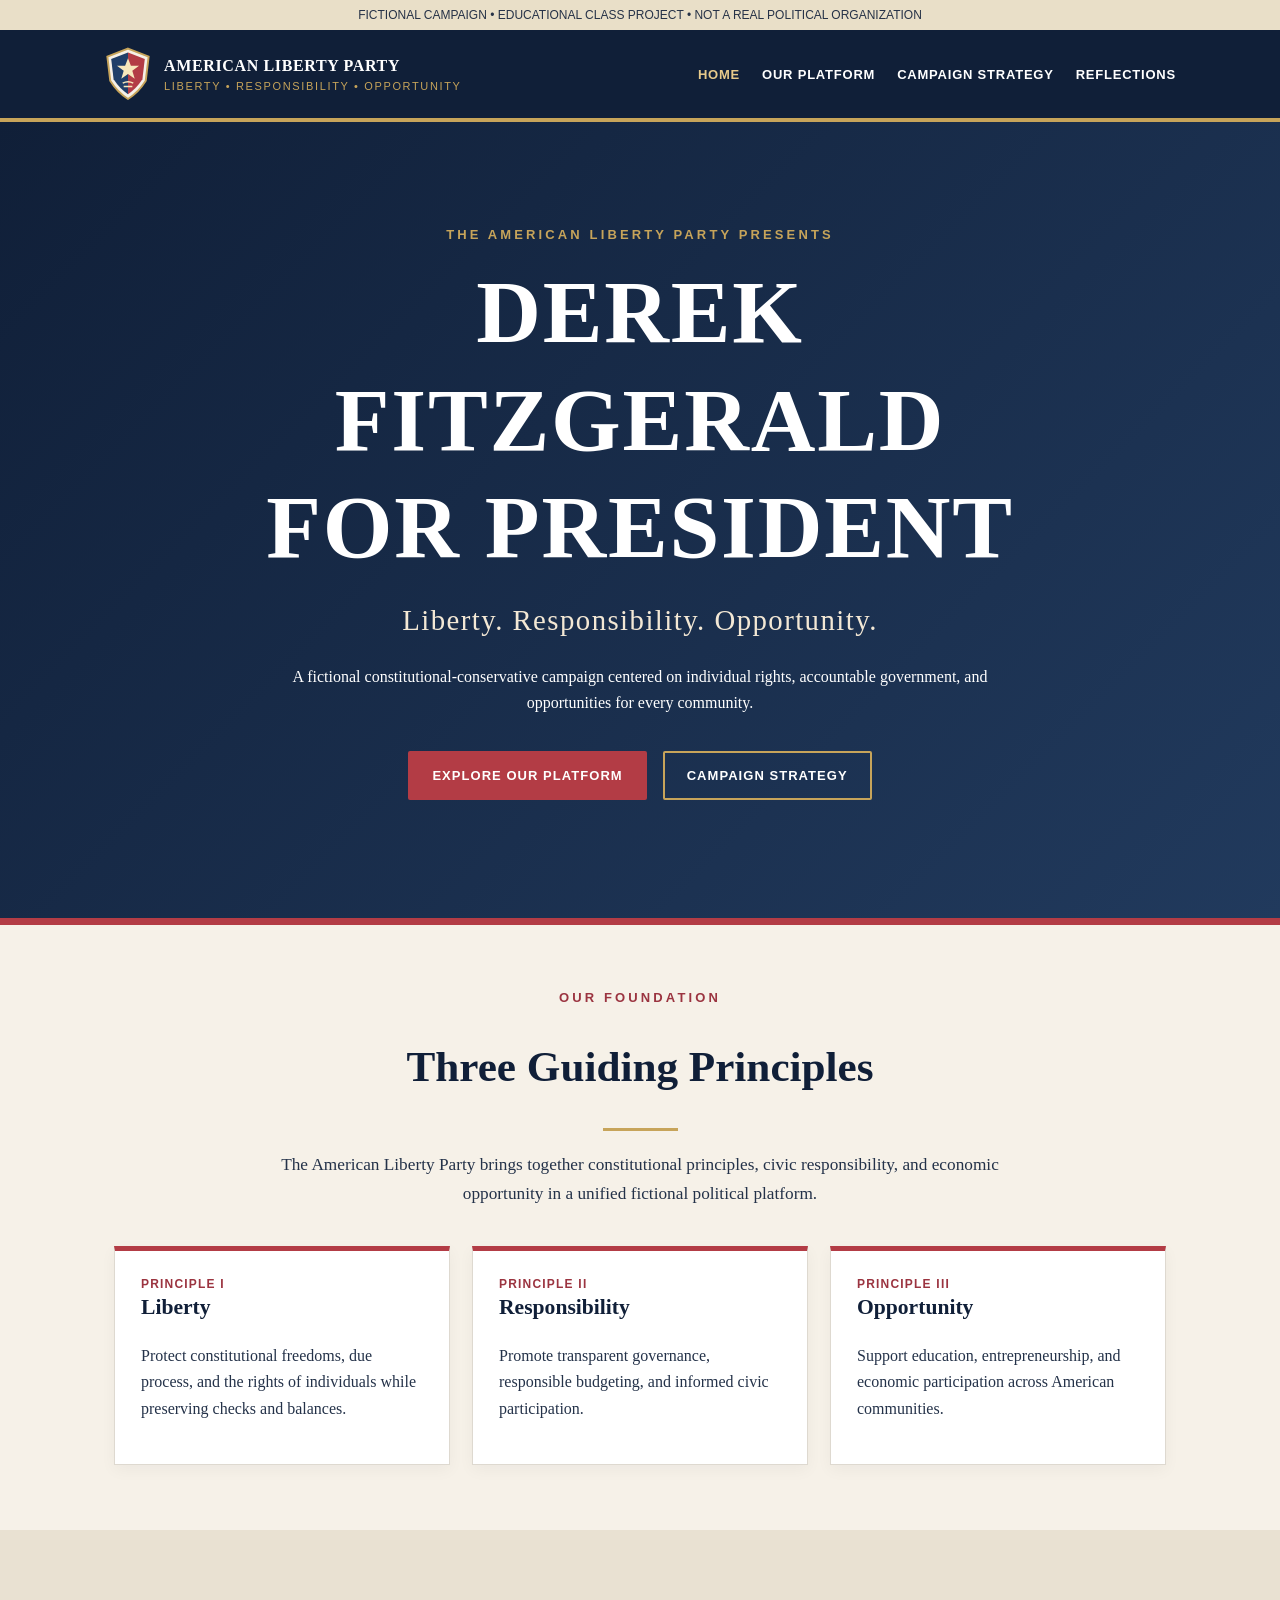
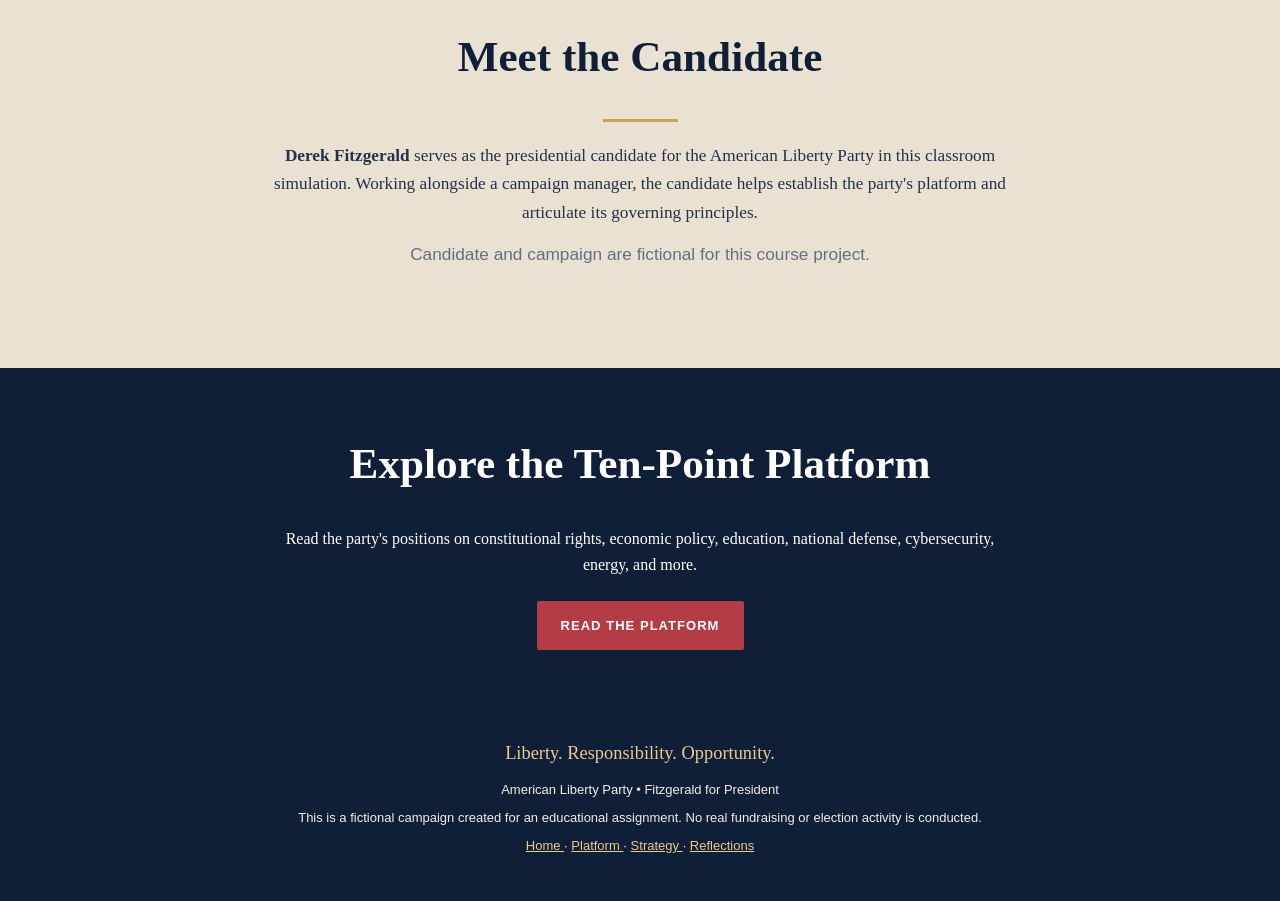
<file: index.html>
<!DOCTYPE html>
<html lang="en">
 <head>
  <meta charset="utf-8"/>
  <meta content="width=device-width, initial-scale=1" name="viewport"/>
  <meta content="American Liberty Party fictional campaign website for a political science class project." name="description"/>
  <title>
   Fitzgerald for President | American Liberty Party
  </title>
  <link href="assets/eagle-logo.svg" rel="icon" type="image/svg+xml"/>
  <link href="css/style.css" rel="stylesheet"/>
 </head>
 <body>
  <div class="notice">
   FICTIONAL CAMPAIGN &bull; EDUCATIONAL CLASS PROJECT &bull; NOT A REAL POLITICAL ORGANIZATION
  </div>
  <header class="site-header">
   <div class="nav-wrap">
    <a class="brand" href="index.html">
     <img alt="American Liberty Party eagle shield" src="assets/eagle-logo.svg"/>
     <span>
      AMERICAN LIBERTY PARTY
      <small>
       LIBERTY &bull; RESPONSIBILITY &bull; OPPORTUNITY
      </small>
     </span>
    </a>
    <button aria-controls="site-nav" aria-expanded="false" aria-label="Toggle navigation" class="menu-button">
     ☰
    </button>
    <nav aria-label="Main navigation" class="nav-links" id="site-nav">
     <a aria-current="page" href="index.html">
      Home
     </a>
     <a href="platform.html">
      Our Platform
     </a>
     <a href="strategy.html">
      Campaign Strategy
     </a>
     <a href="reflection.html">
      Reflections
     </a>
    </nav>
   </div>
  </header>
  <main>
   <section class="hero">
    <div class="eyebrow">
     The American Liberty Party Presents
    </div>
    <h1>
     DEREK FITZGERALD
     <br/>
     FOR PRESIDENT
    </h1>
    <div class="sub">
     Liberty. Responsibility. Opportunity.
    </div>
    <p>
     A fictional constitutional-conservative campaign centered on individual rights, accountable government, and opportunities for every community.
    </p>
    <a class="button" href="platform.html">
     Explore Our Platform
    </a>
    <a class="button secondary" href="strategy.html">
     Campaign Strategy
    </a>
   </section>
   <section class="container">
    <div class="intro">
     <div class="eyebrow" style="color:#9b3440">
      Our Foundation
     </div>
     <h2>
      Three Guiding Principles
     </h2>
     <div class="section-rule">
     </div>
     <p>
      The American Liberty Party brings together constitutional principles, civic responsibility, and economic opportunity in a unified fictional political platform.
     </p>
    </div>
    <div class="grid">
     <article class="card">
      <div class="number">
       Principle I
      </div>
      <h3>
       Liberty
      </h3>
      <p>
       Protect constitutional freedoms, due process, and the rights of individuals while preserving checks and balances.
      </p>
     </article>
     <article class="card">
      <div class="number">
       Principle II
      </div>
      <h3>
       Responsibility
      </h3>
      <p>
       Promote transparent governance, responsible budgeting, and informed civic participation.
      </p>
     </article>
     <article class="card">
      <div class="number">
       Principle III
      </div>
      <h3>
       Opportunity
      </h3>
      <p>
       Support education, entrepreneurship, and economic participation across American communities.
      </p>
     </article>
    </div>
   </section>
   <section class="band">
    <div class="container">
     <div class="intro">
      <h2>
       Meet the Candidate
      </h2>
      <div class="section-rule">
      </div>
      <p>
       <strong>
        Derek Fitzgerald
       </strong>
       serves as the presidential candidate for the American Liberty Party in this classroom simulation. Working alongside a campaign manager, the candidate helps establish the party's platform and articulate its governing principles.
      </p>
      <p class="small">
       Candidate and campaign are fictional for this course project.
      </p>
     </div>
    </div>
   </section>
   <section class="callout">
    <h2>
     Explore the Ten-Point Platform
    </h2>
    <p>
     Read the party's positions on constitutional rights, economic policy, education, national defense, cybersecurity, energy, and more.
    </p>
    <a class="button" href="platform.html">
     Read the Platform
    </a>
   </section>
  </main>
  <footer class="footer">
   <p class="motto">
    Liberty. Responsibility. Opportunity.
   </p>
   <p>
    American Liberty Party &bull; Fitzgerald for President
   </p>
   <p>
    This is a fictional campaign created for an educational assignment. No real fundraising or election activity is conducted.
   </p>
   <p>
    <a href="index.html">
     Home
    </a>
    &middot;
    <a href="platform.html">
     Platform
    </a>
    &middot;
    <a href="strategy.html">
     Strategy
    </a>
    &middot;
    <a href="reflection.html">
     Reflections
    </a>
   </p>
  </footer>
  <script defer="" src="js/main.js">
  </script>
 </body>
</html>
</file>
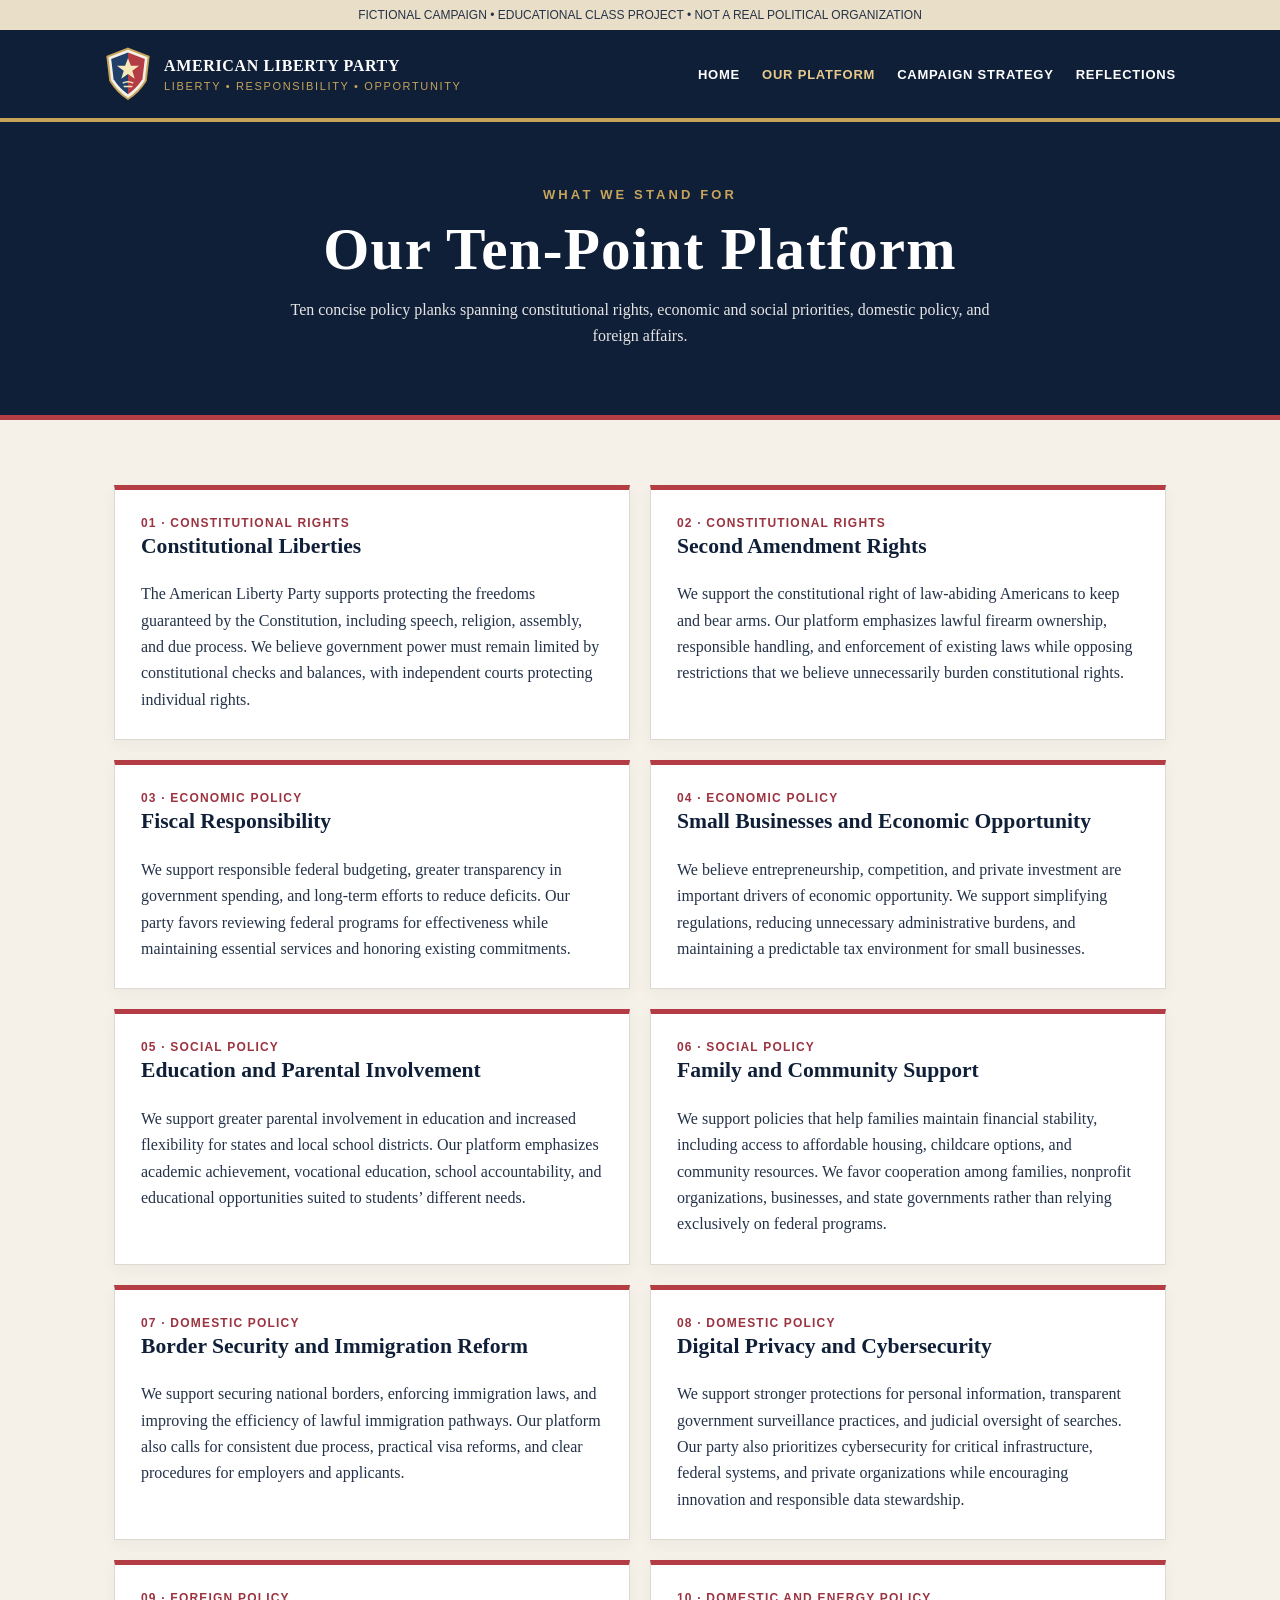
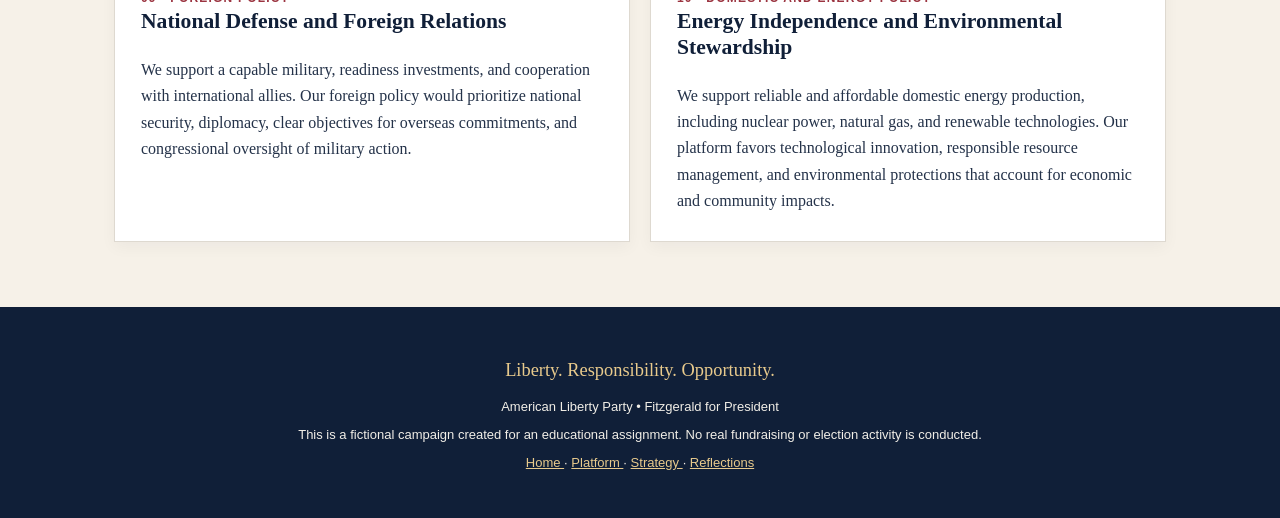
<file: platform.html>
<!DOCTYPE html>
<html lang="en">
 <head>
  <meta charset="utf-8"/>
  <meta content="width=device-width, initial-scale=1" name="viewport"/>
  <meta content="American Liberty Party fictional campaign website for a political science class project." name="description"/>
  <title>
   Our Platform | American Liberty Party
  </title>
  <link href="assets/eagle-logo.svg" rel="icon" type="image/svg+xml"/>
  <link href="css/style.css" rel="stylesheet"/>
 </head>
 <body>
  <div class="notice">
   FICTIONAL CAMPAIGN &bull; EDUCATIONAL CLASS PROJECT &bull; NOT A REAL POLITICAL ORGANIZATION
  </div>
  <header class="site-header">
   <div class="nav-wrap">
    <a class="brand" href="index.html">
     <img alt="American Liberty Party eagle shield" src="assets/eagle-logo.svg"/>
     <span>
      AMERICAN LIBERTY PARTY
      <small>
       LIBERTY &bull; RESPONSIBILITY &bull; OPPORTUNITY
      </small>
     </span>
    </a>
    <button aria-controls="site-nav" aria-expanded="false" aria-label="Toggle navigation" class="menu-button">
     ☰
    </button>
    <nav aria-label="Main navigation" class="nav-links" id="site-nav">
     <a href="index.html">
      Home
     </a>
     <a aria-current="page" href="platform.html">
      Our Platform
     </a>
     <a href="strategy.html">
      Campaign Strategy
     </a>
     <a href="reflection.html">
      Reflections
     </a>
    </nav>
   </div>
  </header>
  <main>
   <section class="page-banner">
    <div class="eyebrow">
     What We Stand For
    </div>
    <h1>
     Our Ten-Point Platform
    </h1>
    <p>
     Ten concise policy planks spanning constitutional rights, economic and social priorities, domestic policy, and foreign affairs.
    </p>
   </section>
   <section class="container">
    <div class="policy-grid">
     <article class="card">
      <div class="number">
       01 &middot; Constitutional Rights
      </div>
      <h3>
       Constitutional Liberties
      </h3>
      <p>
       The American Liberty Party supports protecting the freedoms guaranteed by the Constitution, including speech, religion, assembly, and due process. We believe government power must remain limited by constitutional checks and balances, with independent courts protecting individual rights.
      </p>
     </article>
     <article class="card">
      <div class="number">
       02 &middot; Constitutional Rights
      </div>
      <h3>
       Second Amendment Rights
      </h3>
      <p>
       We support the constitutional right of law-abiding Americans to keep and bear arms. Our platform emphasizes lawful firearm ownership, responsible handling, and enforcement of existing laws while opposing restrictions that we believe unnecessarily burden constitutional rights.
      </p>
     </article>
     <article class="card">
      <div class="number">
       03 &middot; Economic Policy
      </div>
      <h3>
       Fiscal Responsibility
      </h3>
      <p>
       We support responsible federal budgeting, greater transparency in government spending, and long-term efforts to reduce deficits. Our party favors reviewing federal programs for effectiveness while maintaining essential services and honoring existing commitments.
      </p>
     </article>
     <article class="card">
      <div class="number">
       04 &middot; Economic Policy
      </div>
      <h3>
       Small Businesses and Economic Opportunity
      </h3>
      <p>
       We believe entrepreneurship, competition, and private investment are important drivers of economic opportunity. We support simplifying regulations, reducing unnecessary administrative burdens, and maintaining a predictable tax environment for small businesses.
      </p>
     </article>
     <article class="card">
      <div class="number">
       05 &middot; Social Policy
      </div>
      <h3>
       Education and Parental Involvement
      </h3>
      <p>
       We support greater parental involvement in education and increased flexibility for states and local school districts. Our platform emphasizes academic achievement, vocational education, school accountability, and educational opportunities suited to students&rsquo; different needs.
      </p>
     </article>
     <article class="card">
      <div class="number">
       06 &middot; Social Policy
      </div>
      <h3>
       Family and Community Support
      </h3>
      <p>
       We support policies that help families maintain financial stability, including access to affordable housing, childcare options, and community resources. We favor cooperation among families, nonprofit organizations, businesses, and state governments rather than relying exclusively on federal programs.
      </p>
     </article>
     <article class="card">
      <div class="number">
       07 &middot; Domestic Policy
      </div>
      <h3>
       Border Security and Immigration Reform
      </h3>
      <p>
       We support securing national borders, enforcing immigration laws, and improving the efficiency of lawful immigration pathways. Our platform also calls for consistent due process, practical visa reforms, and clear procedures for employers and applicants.
      </p>
     </article>
     <article class="card">
      <div class="number">
       08 &middot; Domestic Policy
      </div>
      <h3>
       Digital Privacy and Cybersecurity
      </h3>
      <p>
       We support stronger protections for personal information, transparent government surveillance practices, and judicial oversight of searches. Our party also prioritizes cybersecurity for critical infrastructure, federal systems, and private organizations while encouraging innovation and responsible data stewardship.
      </p>
     </article>
     <article class="card">
      <div class="number">
       09 &middot; Foreign Policy
      </div>
      <h3>
       National Defense and Foreign Relations
      </h3>
      <p>
       We support a capable military, readiness investments, and cooperation with international allies. Our foreign policy would prioritize national security, diplomacy, clear objectives for overseas commitments, and congressional oversight of military action.
      </p>
     </article>
     <article class="card">
      <div class="number">
       10 &middot; Domestic and Energy Policy
      </div>
      <h3>
       Energy Independence and Environmental Stewardship
      </h3>
      <p>
       We support reliable and affordable domestic energy production, including nuclear power, natural gas, and renewable technologies. Our platform favors technological innovation, responsible resource management, and environmental protections that account for economic and community impacts.
      </p>
     </article>
    </div>
   </section>
  </main>
  <footer class="footer">
   <p class="motto">
    Liberty. Responsibility. Opportunity.
   </p>
   <p>
    American Liberty Party &bull; Fitzgerald for President
   </p>
   <p>
    This is a fictional campaign created for an educational assignment. No real fundraising or election activity is conducted.
   </p>
   <p>
    <a href="index.html">
     Home
    </a>
    &middot;
    <a href="platform.html">
     Platform
    </a>
    &middot;
    <a href="strategy.html">
     Strategy
    </a>
    &middot;
    <a href="reflection.html">
     Reflections
    </a>
   </p>
  </footer>
  <script defer="" src="js/main.js">
  </script>
 </body>
</html>
</file>
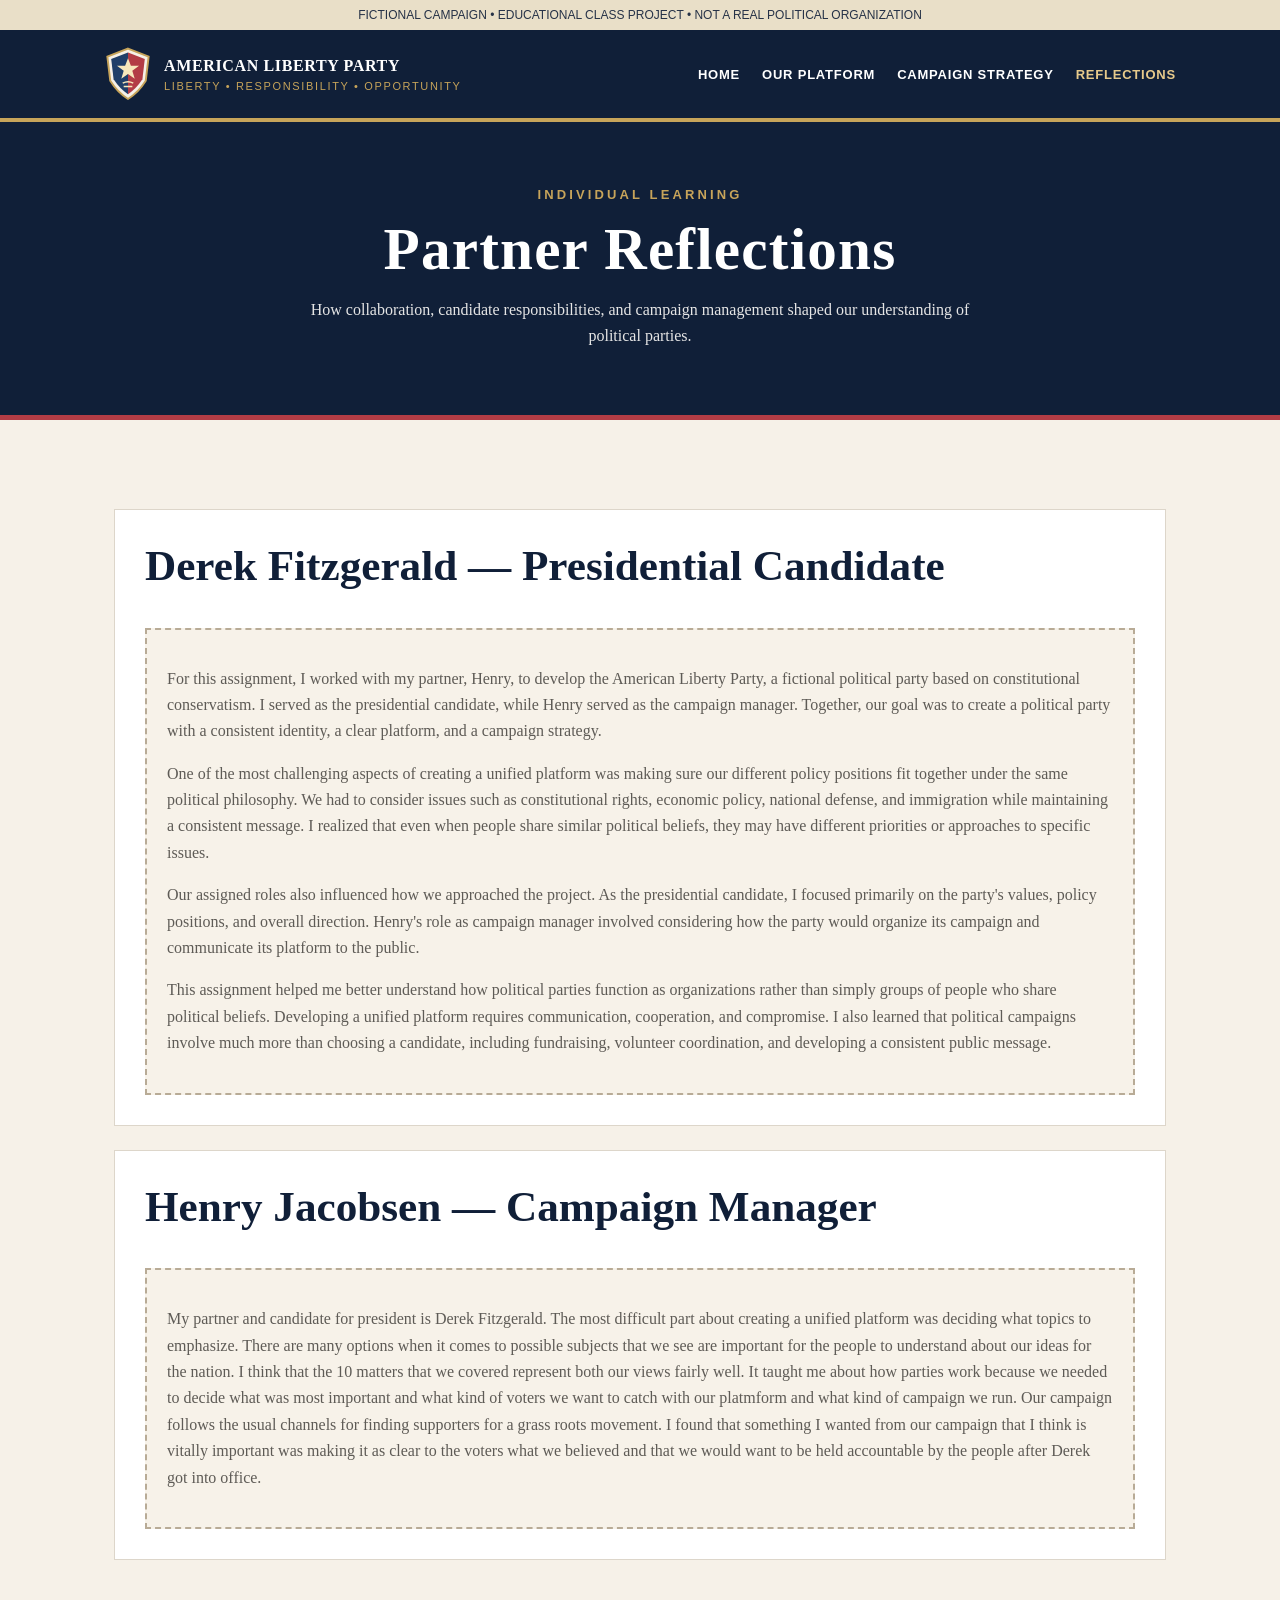
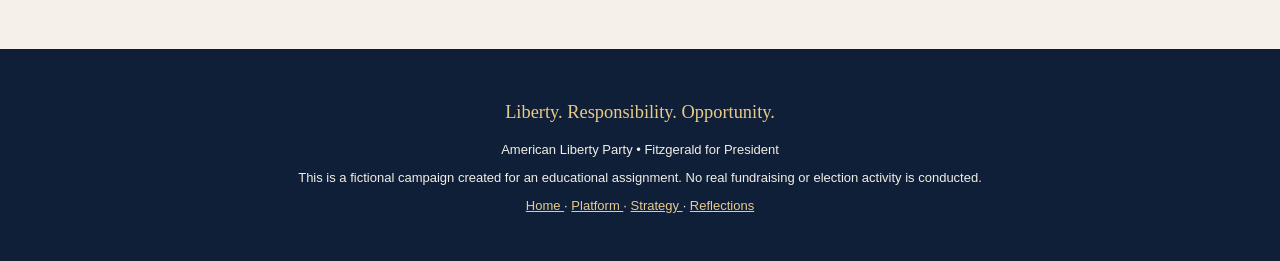
<file: reflection.html>
<!DOCTYPE html>
<html lang="en">
 <head>
  <meta charset="utf-8"/>
  <meta content="width=device-width, initial-scale=1" name="viewport"/>
  <meta content="American Liberty Party fictional campaign website for a political science class project." name="description"/>
  <title>
   Reflections | American Liberty Party
  </title>
  <link href="assets/eagle-logo.svg" rel="icon" type="image/svg+xml"/>
  <link href="css/style.css" rel="stylesheet"/>
 </head>
 <body>
  <div class="notice">
   FICTIONAL CAMPAIGN &bull; EDUCATIONAL CLASS PROJECT &bull; NOT A REAL POLITICAL ORGANIZATION
  </div>
  <header class="site-header">
   <div class="nav-wrap">
    <a class="brand" href="index.html">
     <img alt="American Liberty Party eagle shield" src="assets/eagle-logo.svg"/>
     <span>
      AMERICAN LIBERTY PARTY
      <small>
       LIBERTY &bull; RESPONSIBILITY &bull; OPPORTUNITY
      </small>
     </span>
    </a>
    <button aria-controls="site-nav" aria-expanded="false" aria-label="Toggle navigation" class="menu-button">
     ☰
    </button>
    <nav aria-label="Main navigation" class="nav-links" id="site-nav">
     <a href="index.html">
      Home
     </a>
     <a href="platform.html">
      Our Platform
     </a>
     <a href="strategy.html">
      Campaign Strategy
     </a>
     <a aria-current="page" href="reflection.html">
      Reflections
     </a>
    </nav>
   </div>
  </header>
  <main>
   <section class="page-banner">
    <div class="eyebrow">
     Individual Learning
    </div>
    <h1>
     Partner Reflections
    </h1>
    <p>
     How collaboration, candidate responsibilities, and campaign management shaped our understanding of political parties.
    </p>
   </section>
   <section class="container">
    <article class="reflection">
     <h2>
      Derek Fitzgerald &mdash; Presidential Candidate
     </h2>
     <div class="placeholder">
      <p>
        For this assignment, I worked with my partner, Henry, to develop the American Liberty Party, a fictional political party based on constitutional conservatism. I served as the presidential candidate, while Henry served as the campaign manager. Together, our goal was to create a political party with a consistent identity, a clear platform, and a campaign strategy.
      </p>
      <p>
        One of the most challenging aspects of creating a unified platform was making sure our different policy positions fit together under the same political philosophy. We had to consider issues such as constitutional rights, economic policy, national defense, and immigration while maintaining a consistent message. I realized that even when people share similar political beliefs, they may have different priorities or approaches to specific issues.
      </p>
      <p>
        Our assigned roles also influenced how we approached the project. As the presidential candidate, I focused primarily on the party's values, policy positions, and overall direction. Henry's role as campaign manager involved considering how the party would organize its campaign and communicate its platform to the public.
      </p>
      <p>
        This assignment helped me better understand how political parties function as organizations rather than simply groups of people who share political beliefs. Developing a unified platform requires communication, cooperation, and compromise. I also learned that political campaigns involve much more than choosing a candidate, including fundraising, volunteer coordination, and developing a consistent public message.
      </p>
     </div>
    </article>
    <article class="reflection">
     <h2>
      Henry Jacobsen &mdash; Campaign Manager
     </h2>
     <div class="placeholder">
      <p>
       My partner and candidate for president is Derek Fitzgerald. The most difficult part about creating a unified platform was deciding what topics to emphasize. There are many options when it comes to possible subjects that we see are important for the people to understand about our ideas for the nation. I think that the 10 matters that we covered represent both our views fairly well. It taught me about how parties work because we needed to decide what was most important and what kind of voters we want to catch with our platmform and what kind of campaign we run. Our campaign follows the usual channels for finding supporters for a grass roots movement. I found that something I wanted from our campaign that I think is vitally important was making it as clear to the voters what we believed and that we would want to be held accountable by the people after Derek got into office.
      </p>
     </div>
    </article>
   </section>
  </main>
  <footer class="footer">
   <p class="motto">
    Liberty. Responsibility. Opportunity.
   </p>
   <p>
    American Liberty Party &bull; Fitzgerald for President
   </p>
   <p>
    This is a fictional campaign created for an educational assignment. No real fundraising or election activity is conducted.
   </p>
   <p>
    <a href="index.html">
     Home
    </a>
    &middot;
    <a href="platform.html">
     Platform
    </a>
    &middot;
    <a href="strategy.html">
     Strategy
    </a>
    &middot;
    <a href="reflection.html">
     Reflections
    </a>
   </p>
  </footer>
  <script defer="" src="js/main.js">
  </script>
 </body>
</html>
</file>
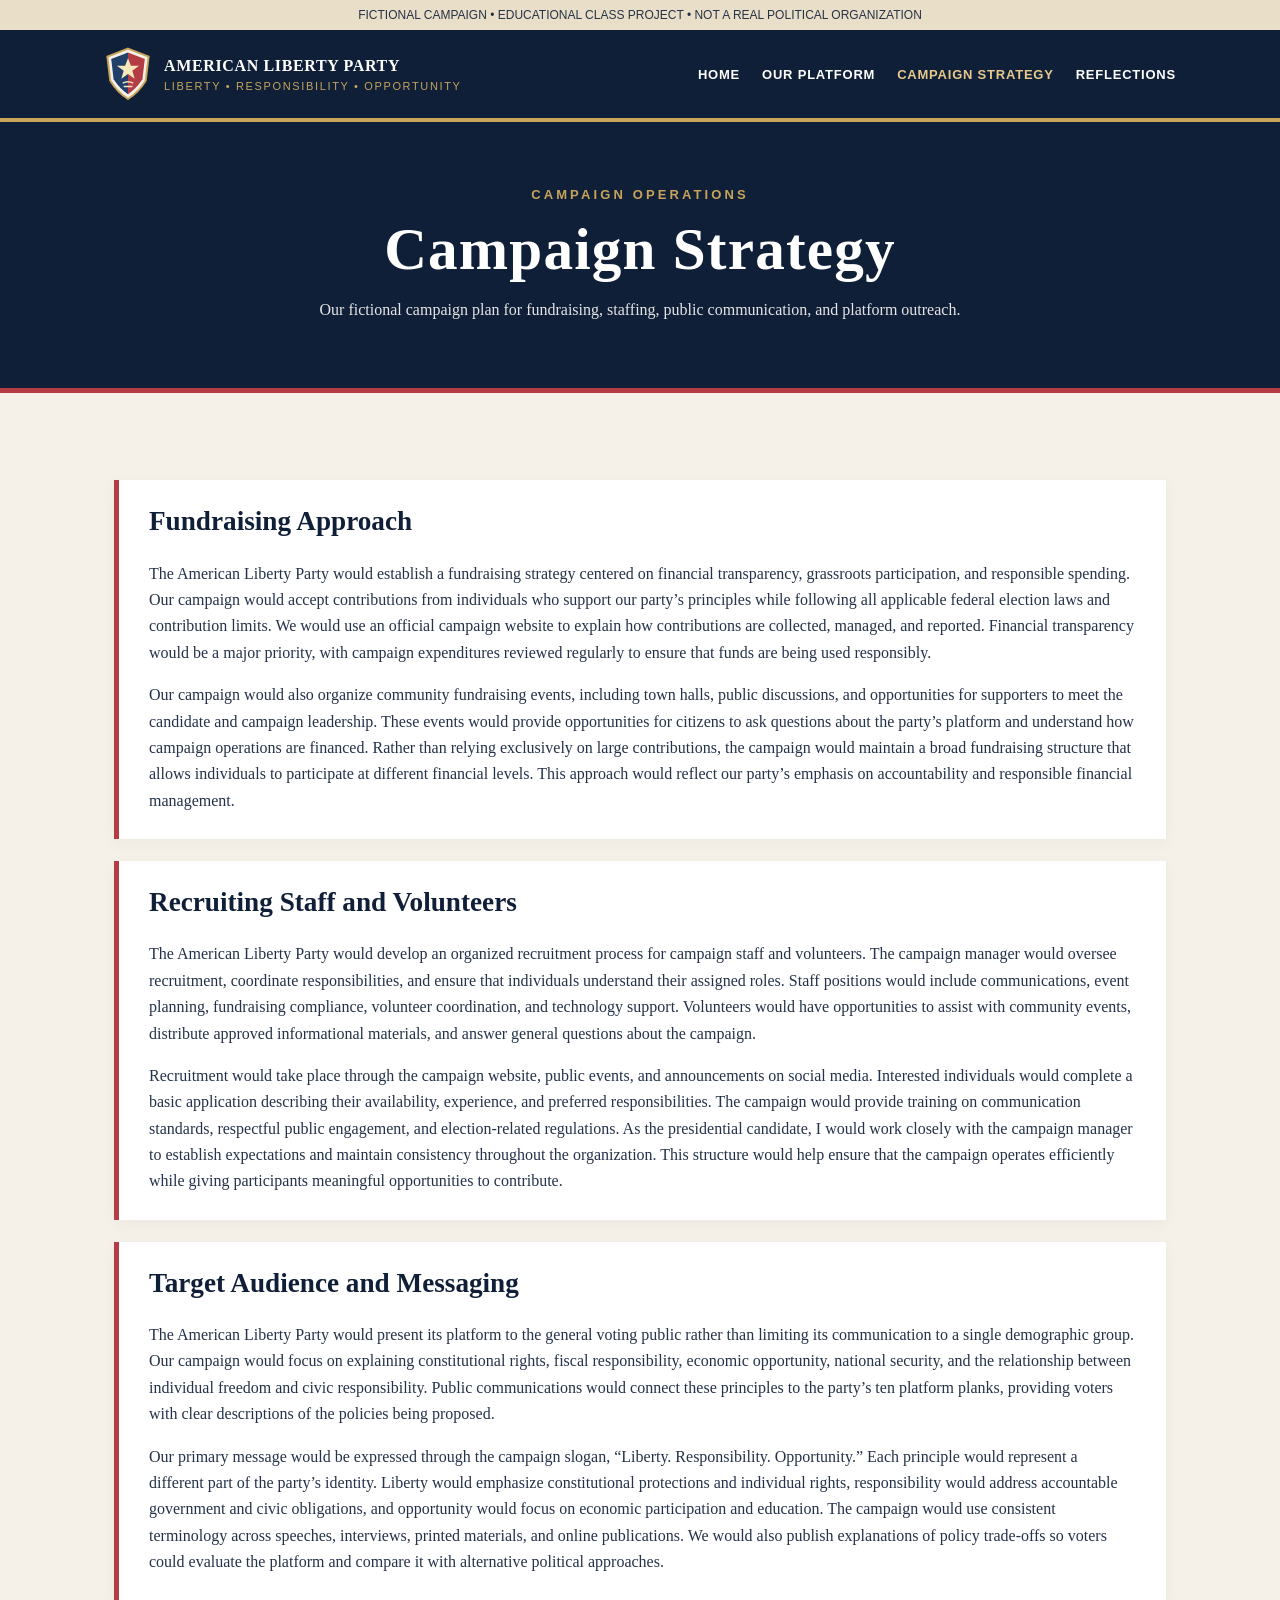
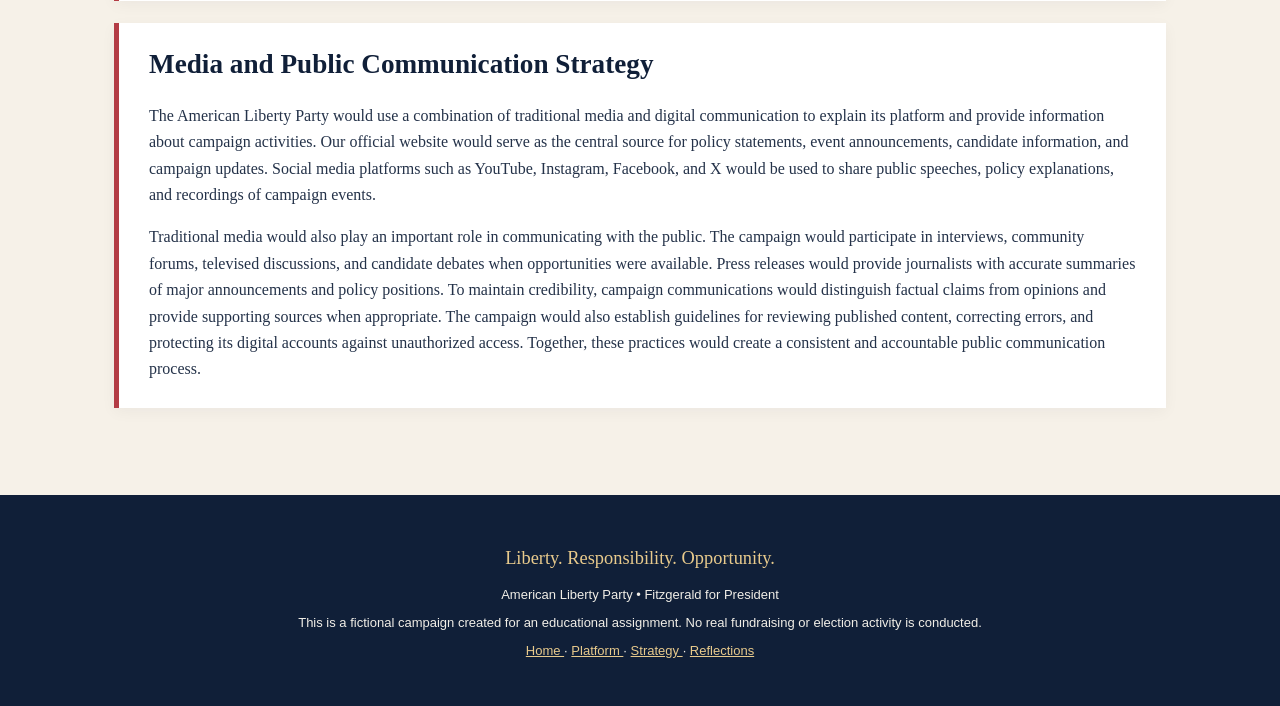
<file: strategy.html>
<!DOCTYPE html>
<html lang="en">
 <head>
  <meta charset="utf-8"/>
  <meta content="width=device-width, initial-scale=1" name="viewport"/>
  <meta content="American Liberty Party fictional campaign website for a political science class project." name="description"/>
  <title>
   Campaign Strategy | American Liberty Party
  </title>
  <link href="assets/eagle-logo.svg" rel="icon" type="image/svg+xml"/>
  <link href="css/style.css" rel="stylesheet"/>
 </head>
 <body>
  <div class="notice">
   FICTIONAL CAMPAIGN &bull; EDUCATIONAL CLASS PROJECT &bull; NOT A REAL POLITICAL ORGANIZATION
  </div>
  <header class="site-header">
   <div class="nav-wrap">
    <a class="brand" href="index.html">
     <img alt="American Liberty Party eagle shield" src="assets/eagle-logo.svg"/>
     <span>
      AMERICAN LIBERTY PARTY
      <small>
       LIBERTY &bull; RESPONSIBILITY &bull; OPPORTUNITY
      </small>
     </span>
    </a>
    <button aria-controls="site-nav" aria-expanded="false" aria-label="Toggle navigation" class="menu-button">
     ☰
    </button>
    <nav aria-label="Main navigation" class="nav-links" id="site-nav">
     <a href="index.html">
      Home
     </a>
     <a href="platform.html">
      Our Platform
     </a>
     <a aria-current="page" href="strategy.html">
      Campaign Strategy
     </a>
     <a href="reflection.html">
      Reflections
     </a>
    </nav>
   </div>
  </header>
  <main>
   <section class="page-banner">
    <div class="eyebrow">
     Campaign Operations
    </div>
    <h1>
     Campaign Strategy
    </h1>
    <p>
     Our fictional campaign plan for fundraising, staffing, public communication, and platform outreach.
    </p>
   </section>
   <section class="container">
    <article class="strategy-section">
     <h2>
      Fundraising Approach
     </h2>
     <p>
      The American Liberty Party would establish a fundraising strategy centered on financial transparency, grassroots participation, and responsible spending. Our campaign would accept contributions from individuals who support our party&rsquo;s principles while following all applicable federal election laws and contribution limits. We would use an official campaign website to explain how contributions are collected, managed, and reported. Financial transparency would be a major priority, with campaign expenditures reviewed regularly to ensure that funds are being used responsibly.
     </p>
     <p>
      Our campaign would also organize community fundraising events, including town halls, public discussions, and opportunities for supporters to meet the candidate and campaign leadership. These events would provide opportunities for citizens to ask questions about the party&rsquo;s platform and understand how campaign operations are financed. Rather than relying exclusively on large contributions, the campaign would maintain a broad fundraising structure that allows individuals to participate at different financial levels. This approach would reflect our party&rsquo;s emphasis on accountability and responsible financial management.
     </p>
    </article>
    <article class="strategy-section">
     <h2>
      Recruiting Staff and Volunteers
     </h2>
     <p>
      The American Liberty Party would develop an organized recruitment process for campaign staff and volunteers. The campaign manager would oversee recruitment, coordinate responsibilities, and ensure that individuals understand their assigned roles. Staff positions would include communications, event planning, fundraising compliance, volunteer coordination, and technology support. Volunteers would have opportunities to assist with community events, distribute approved informational materials, and answer general questions about the campaign.
     </p>
     <p>
      Recruitment would take place through the campaign website, public events, and announcements on social media. Interested individuals would complete a basic application describing their availability, experience, and preferred responsibilities. The campaign would provide training on communication standards, respectful public engagement, and election-related regulations. As the presidential candidate, I would work closely with the campaign manager to establish expectations and maintain consistency throughout the organization. This structure would help ensure that the campaign operates efficiently while giving participants meaningful opportunities to contribute.
     </p>
    </article>
    <article class="strategy-section">
     <h2>
      Target Audience and Messaging
     </h2>
     <p>
      The American Liberty Party would present its platform to the general voting public rather than limiting its communication to a single demographic group. Our campaign would focus on explaining constitutional rights, fiscal responsibility, economic opportunity, national security, and the relationship between individual freedom and civic responsibility. Public communications would connect these principles to the party&rsquo;s ten platform planks, providing voters with clear descriptions of the policies being proposed.
     </p>
     <p>
      Our primary message would be expressed through the campaign slogan, &ldquo;Liberty. Responsibility. Opportunity.&rdquo; Each principle would represent a different part of the party&rsquo;s identity. Liberty would emphasize constitutional protections and individual rights, responsibility would address accountable government and civic obligations, and opportunity would focus on economic participation and education. The campaign would use consistent terminology across speeches, interviews, printed materials, and online publications. We would also publish explanations of policy trade-offs so voters could evaluate the platform and compare it with alternative political approaches.
     </p>
    </article>
    <article class="strategy-section">
     <h2>
      Media and Public Communication Strategy
     </h2>
     <p>
      The American Liberty Party would use a combination of traditional media and digital communication to explain its platform and provide information about campaign activities. Our official website would serve as the central source for policy statements, event announcements, candidate information, and campaign updates. Social media platforms such as YouTube, Instagram, Facebook, and X would be used to share public speeches, policy explanations, and recordings of campaign events.
     </p>
     <p>
      Traditional media would also play an important role in communicating with the public. The campaign would participate in interviews, community forums, televised discussions, and candidate debates when opportunities were available. Press releases would provide journalists with accurate summaries of major announcements and policy positions. To maintain credibility, campaign communications would distinguish factual claims from opinions and provide supporting sources when appropriate. The campaign would also establish guidelines for reviewing published content, correcting errors, and protecting its digital accounts against unauthorized access. Together, these practices would create a consistent and accountable public communication process.
     </p>
    </article>
   </section>
  </main>
  <footer class="footer">
   <p class="motto">
    Liberty. Responsibility. Opportunity.
   </p>
   <p>
    American Liberty Party &bull; Fitzgerald for President
   </p>
   <p>
    This is a fictional campaign created for an educational assignment. No real fundraising or election activity is conducted.
   </p>
   <p>
    <a href="index.html">
     Home
    </a>
    &middot;
    <a href="platform.html">
     Platform
    </a>
    &middot;
    <a href="strategy.html">
     Strategy
    </a>
    &middot;
    <a href="reflection.html">
     Reflections
    </a>
   </p>
  </footer>
  <script defer="" src="js/main.js">
  </script>
 </body>
</html>
</file>
<file: css/style.css>
:root {
    --navy:#101f38;
    --red:#b33c45;
    --ivory:#f6f1e8;
    --gold:#c7a45a;
    --ink:#243249
}

* {
    box-sizing:border-box
}

html {
    scroll-behavior:smooth
}

body {
    margin:0;
    font-family:Georgia,'Times New Roman',serif;
    color:var(--ink);
    background:var(--ivory);
    line-height:1.65
}

a {
    color:inherit
}

 .notice {
    background:#e9dfc8;
    color:#263247;
    text-align:center;
    font:12px Arial,sans-serif;
    padding:8px
}

.site-header {
    background:var(--navy);
    color:white;
    border-bottom:4px solid var(--gold)
}

.nav-wrap {
    max-width:1120px;
    margin:auto;
    padding:16px 24px;
    display:flex;
    align-items:center;
    justify-content:space-between;
    gap:20px
}

.brand {
    display:flex;
    align-items:center;
    gap:12px;
    text-decoration:none;
    font-weight:bold;
    line-height:1.2;
    letter-spacing:.04em
}

.brand img {
    width:48px;
    height:56px
}

.brand small {
    display:block;
    font:11px Arial,sans-serif;
    color:var(--gold);
    letter-spacing:.15em;
    margin-top:4px
}

.nav-links {
    display:flex;
    gap:22px;
    align-items:center
}

.nav-links a {
    text-decoration:none;
    font:700 13px Arial,sans-serif;
    text-transform:uppercase;
    letter-spacing:.06em
}

.nav-links a:hover,.nav-links a[aria-current=page] {
    color:#e7ca8b
}

.menu-button {
    display:none;
    background:transparent;
    color:white;
    border:1px solid #9ba6b7;
    border-radius:4px;
    padding:9px 12px;
    font-size:18px;
    cursor:pointer
}

.hero {
    background:linear-gradient(135deg,#101f38 0%,#213a5d 100%);
    color:white;
    text-align:center;
    padding:105px 24px 112px;
    border-bottom:7px solid var(--red)
}

.eyebrow {
    font:700 13px Arial,sans-serif;
    letter-spacing:.24em;
    text-transform:uppercase;
    color:var(--gold)
}

h1,h2,h3 {
    line-height:1.2
}

h1 {
    font-size:clamp(2.5rem,7vw,5.6rem);
    margin:16px auto;
    max-width:960px;
    letter-spacing:.02em
}

h2 {
    font-size:clamp(1.9rem,4vw,2.7rem);
    color:var(--navy)
}

h3 {
    font-size:1.35rem;
    color:var(--navy)
}

.hero h1 {
    color:white
}

.hero .sub {
    font-size:clamp(1.2rem,3vw,1.8rem);
    color:#f3e8d5;
    letter-spacing:.05em
}

.hero p {
    max-width:700px;
    margin:20px auto 28px
}

.button {
    display:inline-block;
    background:var(--red);
    color:white;
    text-decoration:none;
    font:700 13px Arial,sans-serif;
    text-transform:uppercase;
    letter-spacing:.08em;
    padding:15px 22px;
    border:2px solid var(--red);
    margin:6px;
    border-radius:2px
}

.button.secondary {
    background:transparent;
    border-color:var(--gold);
    color:white
}

.button:hover {
    filter:brightness(1.12)
}

.container {
    max-width:1100px;
    margin:auto;
    padding:65px 24px
}

.intro {
    text-align:center;
    max-width:790px;
    margin:0 auto 38px
}

.intro p {
    font-size:1.08rem
}

.section-rule {
    height:3px;
    background:var(--gold);
    width:75px;
    margin:20px auto
}

.grid {
    display:grid;
    grid-template-columns:repeat(3,1fr);
    gap:22px
}

.card {
    background:#fff;
    border:1px solid #ded9d0;
    border-top:5px solid var(--red);
    padding:26px;
    box-shadow:0 5px 15px #101f380b
}

.card h3 {
    margin-top:4px
}

.card .number {
    font:700 12px Arial,sans-serif;
    color:#9b3440;
    letter-spacing:.1em;
    text-transform:uppercase
}

.band {
    background:#e9e1d2
}

.page-banner {
    background:var(--navy);
    color:white;
    text-align:center;
    padding:65px 20px;
    border-bottom:5px solid var(--red)
}

.page-banner h1 {
    font-size:clamp(2.3rem,5vw,3.7rem);
    margin:12px auto;
    color:white
}

.page-banner p {
    max-width:700px;
    margin:auto;
    color:#e5e5e5
}

.policy-grid {
    display:grid;
    grid-template-columns:repeat(2,1fr);
    gap:20px
}

.policy-grid .card {
    height:100%
}

.policy-grid p {
    margin-bottom:0
}

.strategy-section {
    background:white;
    border-left:5px solid var(--red);
    padding:25px 30px;
    margin:22px 0;
    box-shadow:0 4px 14px #101f380b
}

.strategy-section h2 {
    font-size:1.7rem;
    margin-top:0
}

.strategy-section p {
    margin-bottom:0
}

.reflection {
    background:white;
    border:1px solid #ddd6ca;
    padding:30px;
    margin:24px 0
}

.reflection h2 {
    margin-top:0
}

.placeholder {
    background:#f7f2e9;
    border:2px dashed #b8ab96;
    padding:20px;
    color:#5e5b56
}

.footer {
    background:var(--navy);
    color:#f1eee7;
    text-align:center;
    padding:35px 20px;
    font:13px Arial,sans-serif
}

.footer a {
    color:#e8ca8c
}

.footer .motto {
    font-family:Georgia,serif;
    font-size:1.15rem;
    color:#e8ca8c
}

.callout {
    background:var(--navy);
    color:white;
    padding:34px;
    text-align:center
}

.callout h2 {
    color:white
}

.callout p {
    max-width:730px;
    margin:auto
}

.callout .button {
    margin-top:22px
}

.small {
    font:13px Arial,sans-serif;
    color:#647085
}

@media(max-width:800px) {
    .grid {
    grid-template-columns:1fr
}

.policy-grid {
    grid-template-columns:1fr
}

.menu-button {
    display:block
}

.nav-wrap {
    flex-wrap:wrap
}

.nav-links {
    display:none;
    flex-basis:100%;
    flex-direction:column;
    align-items:flex-start;
    gap:0;
    padding:12px 0
}

.nav-links.open {
    display:flex
}

.nav-links a {
    display:block;
    padding:12px 0;
    width:100%
}

.hero {
    padding:70px 20px
}

.container {
    padding:45px 18px
}

.strategy-section {
    padding:22px
}

}
</file>
